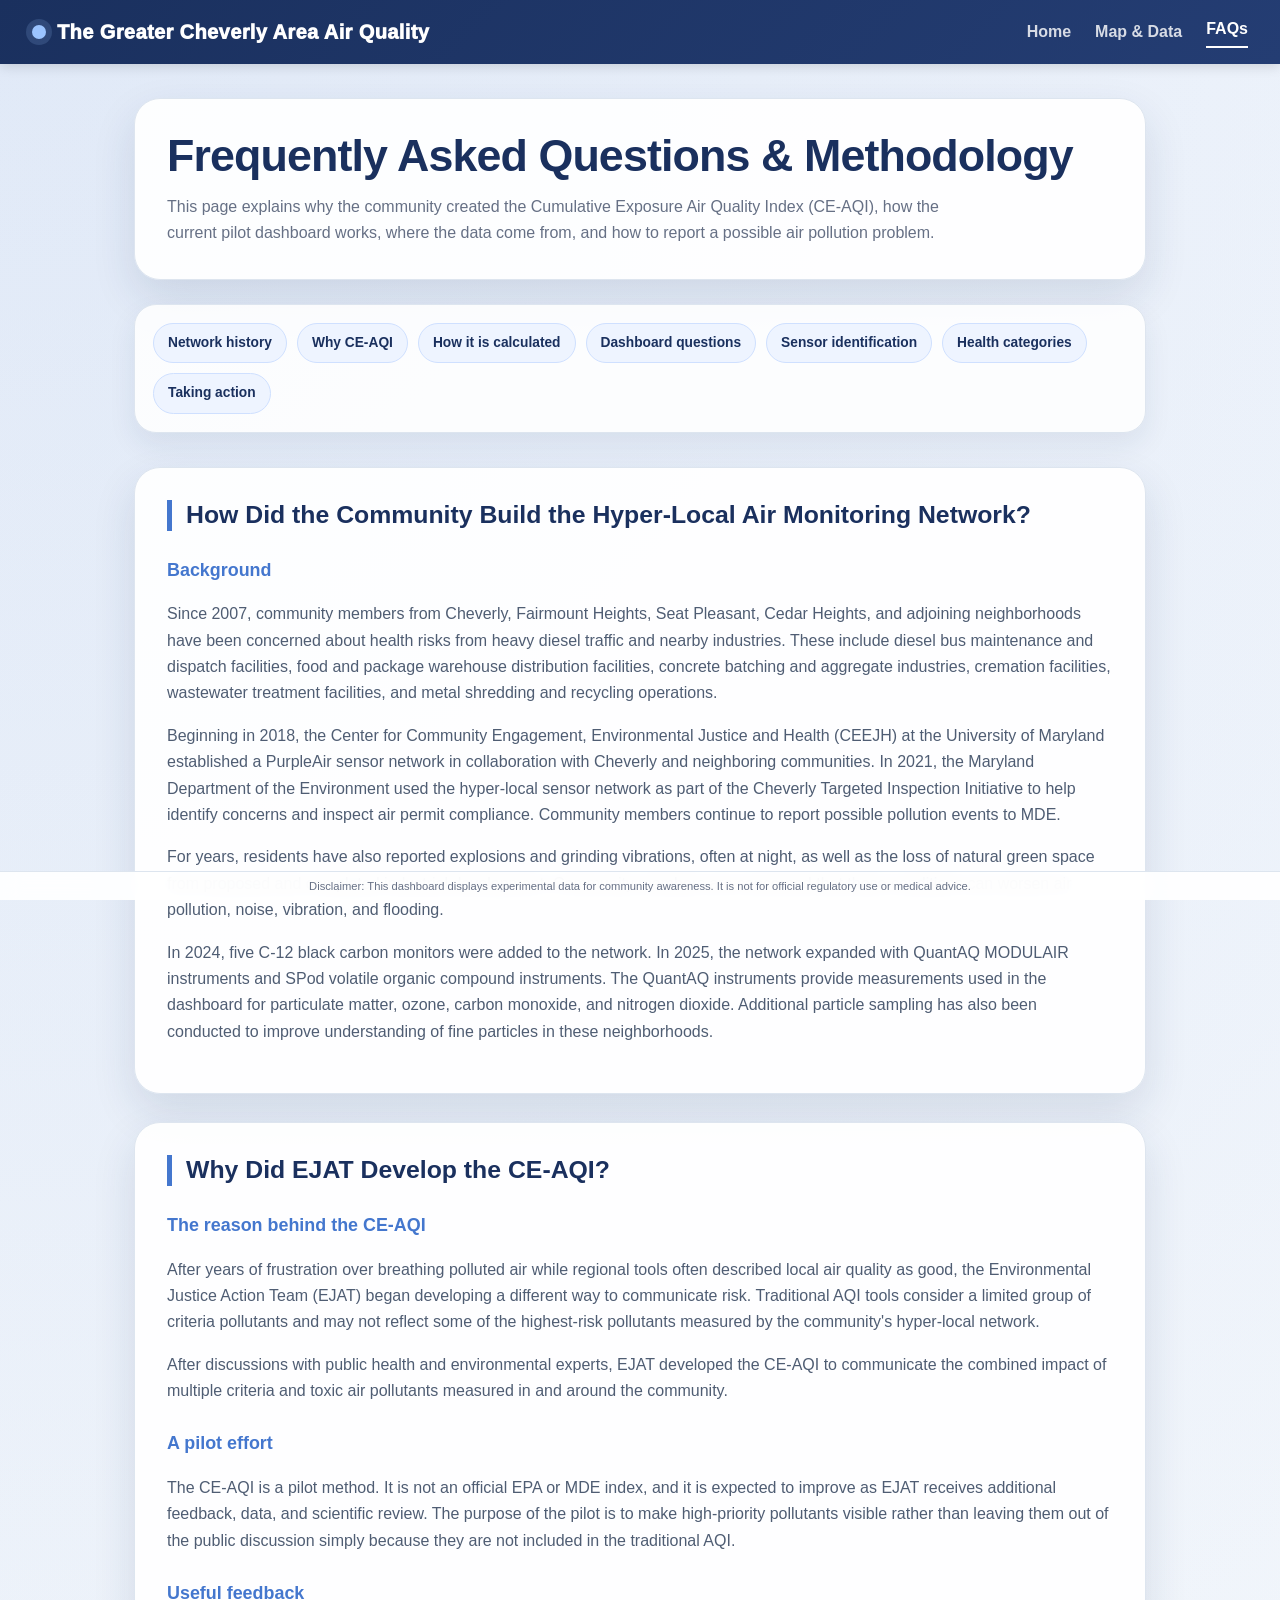
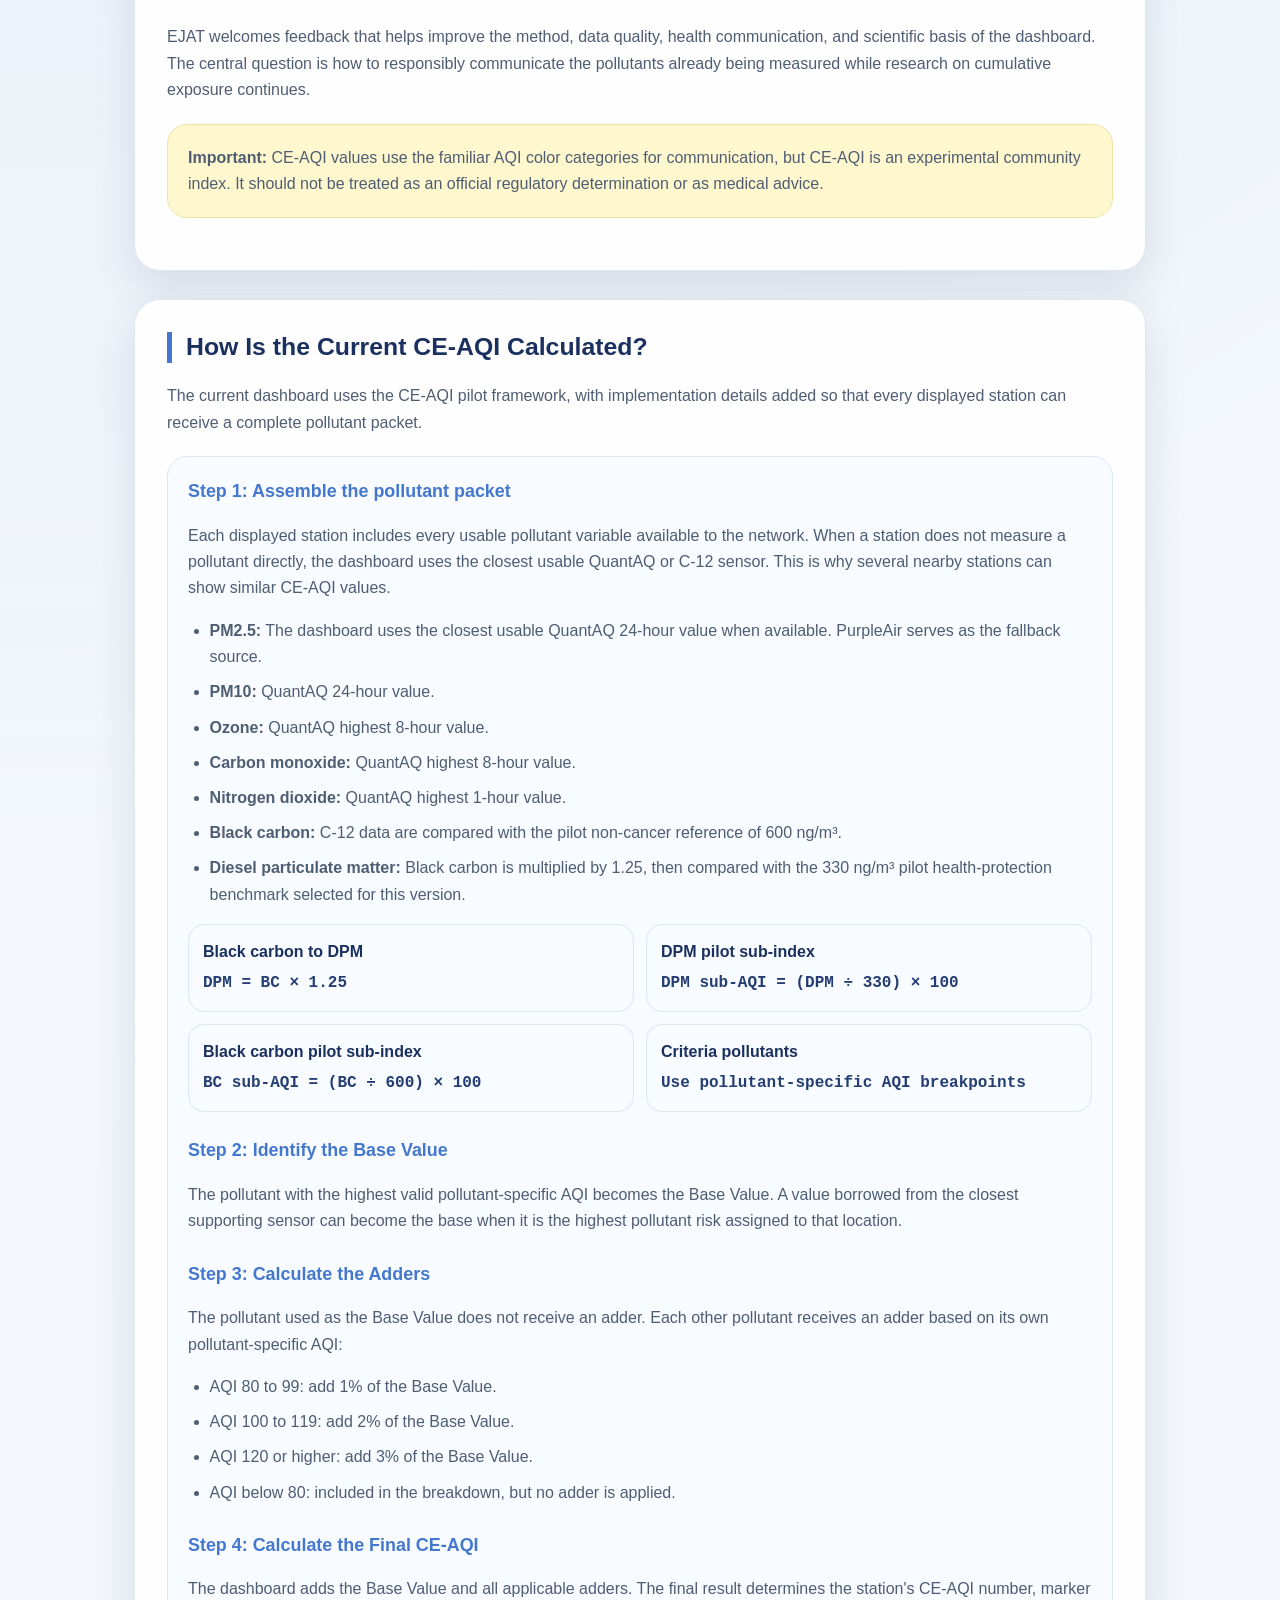
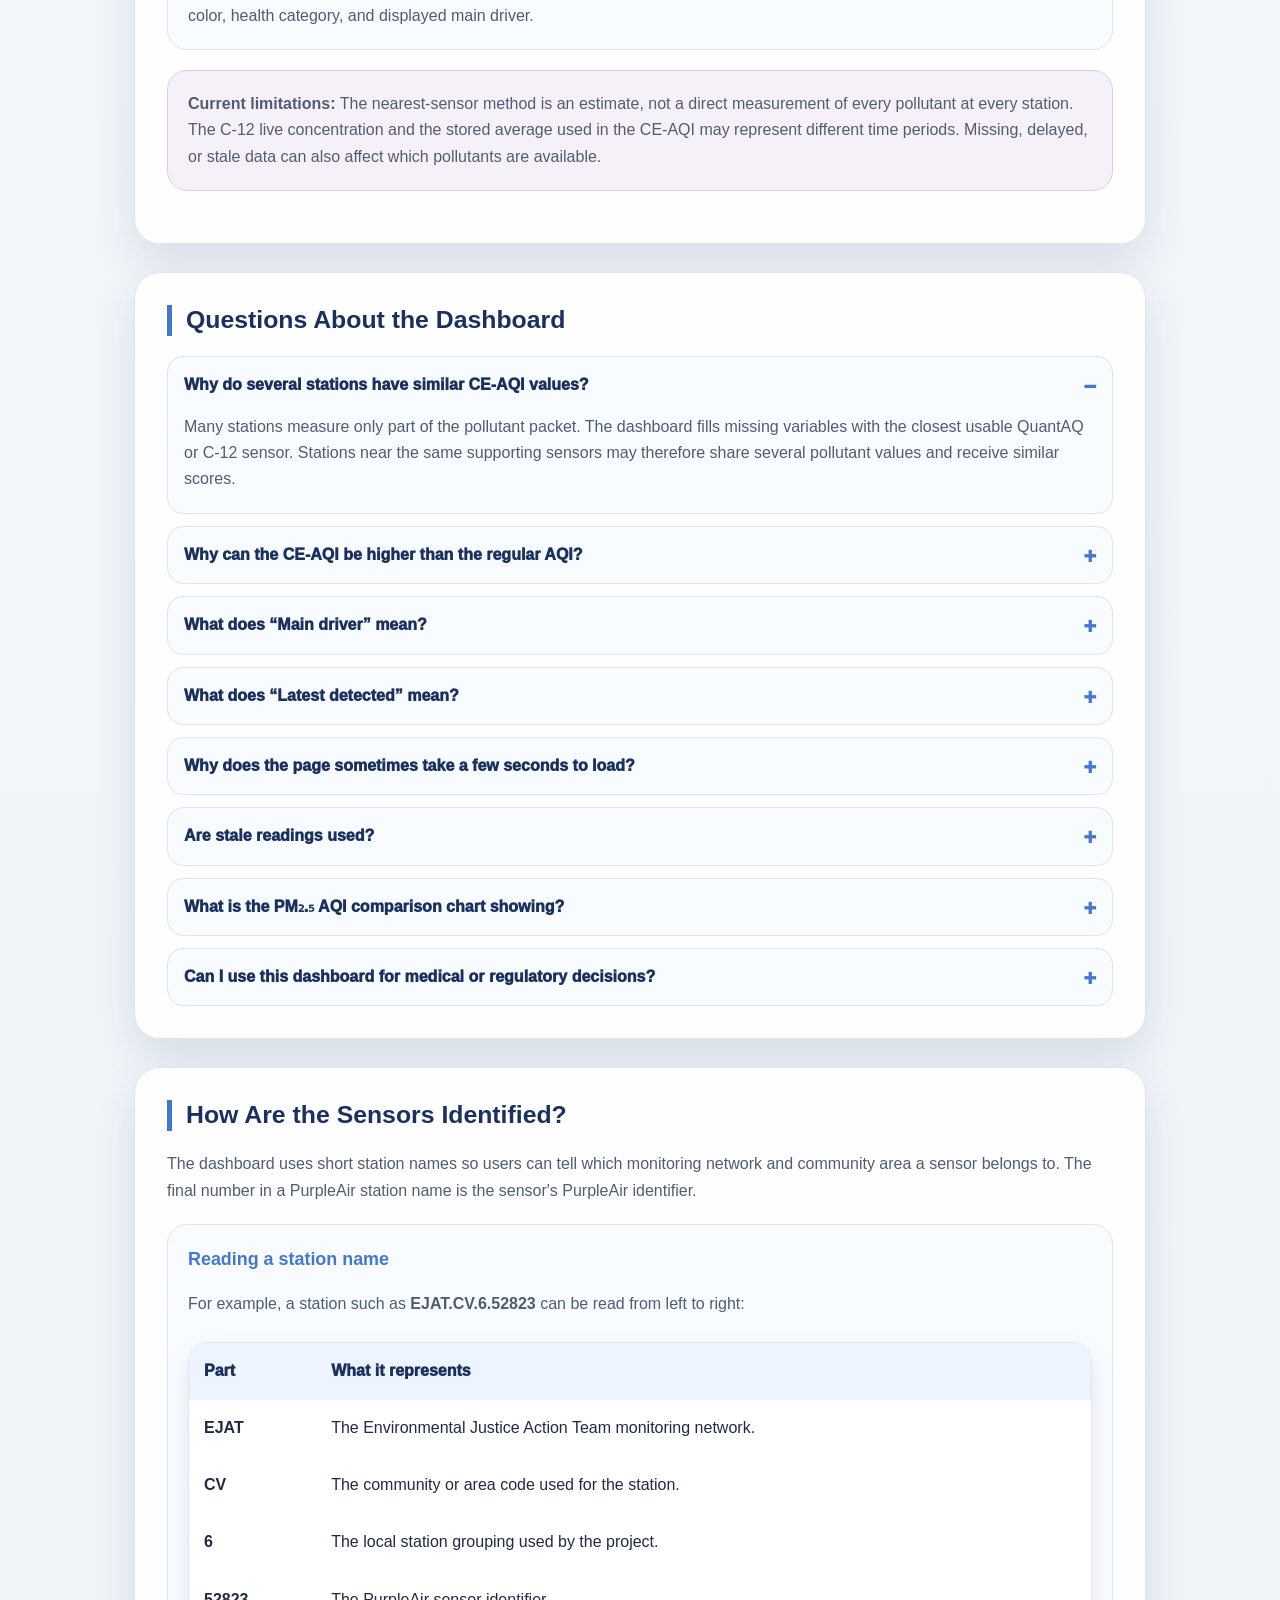
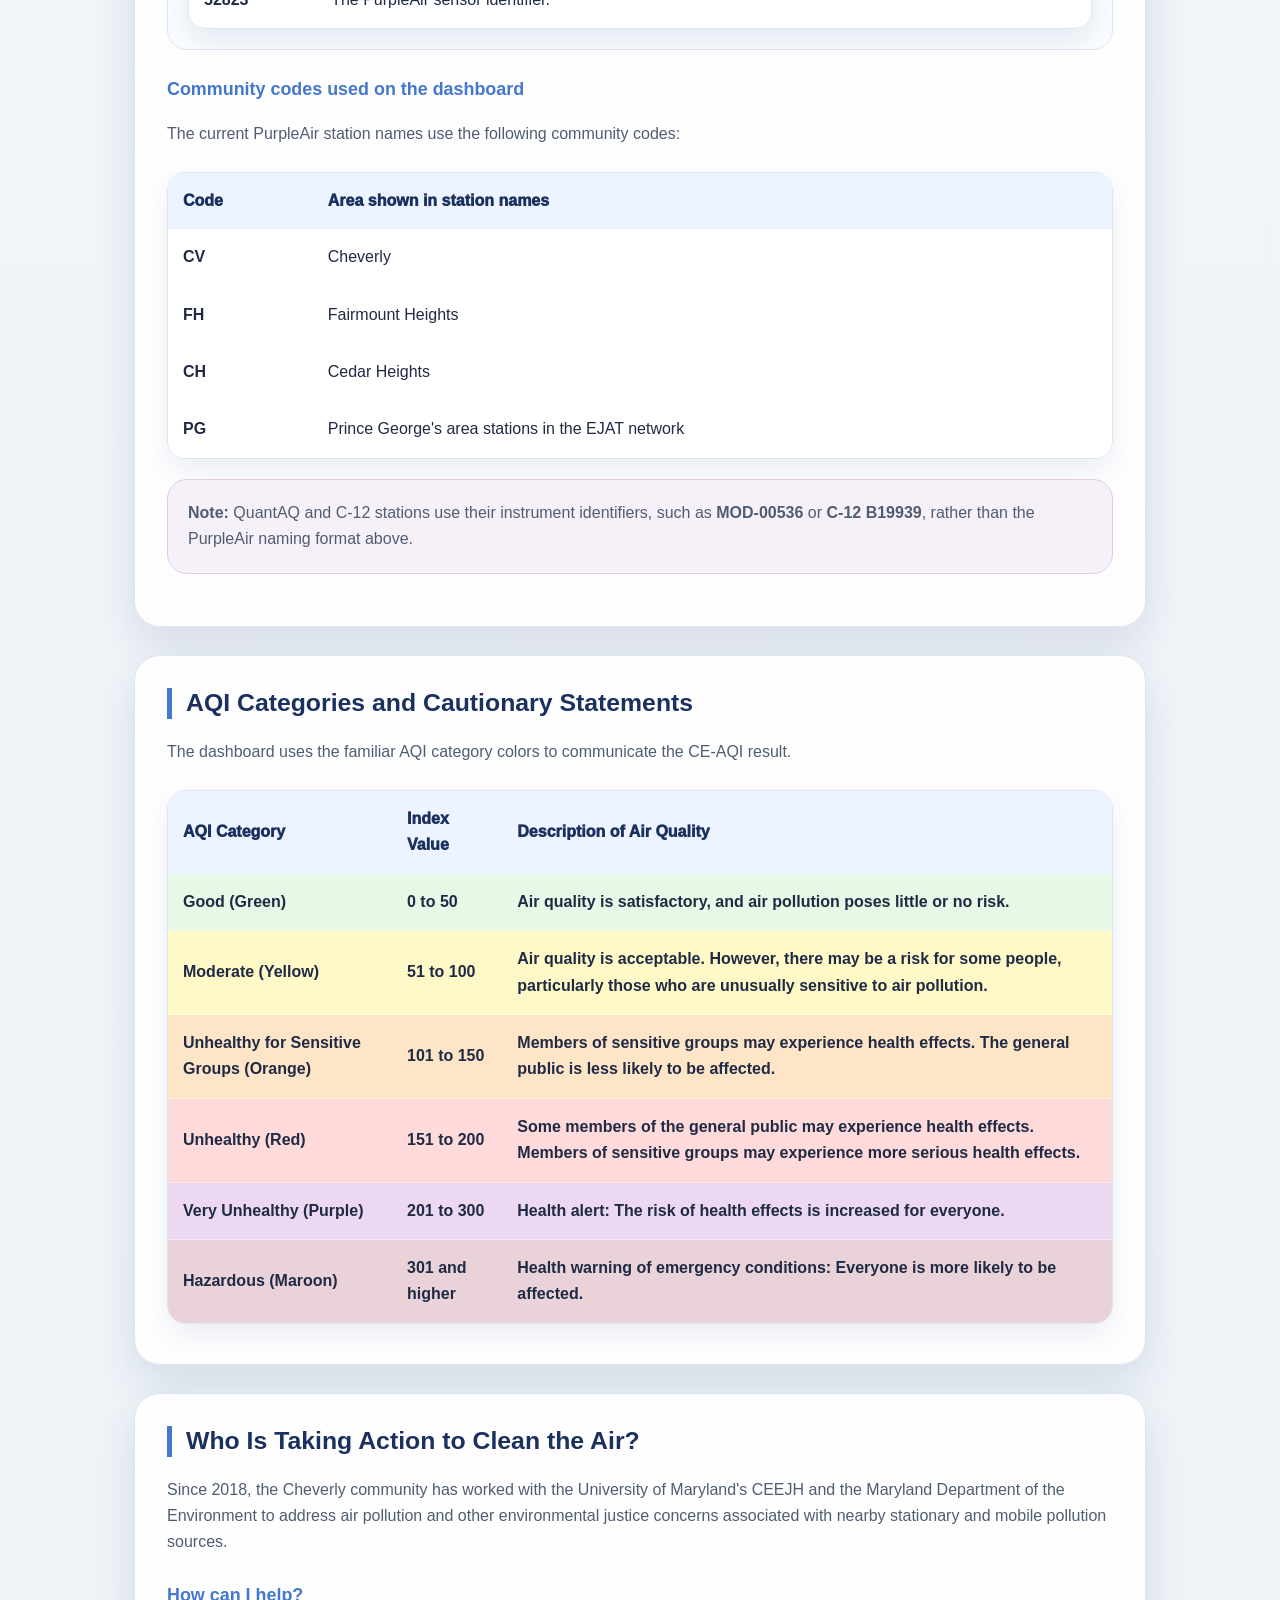
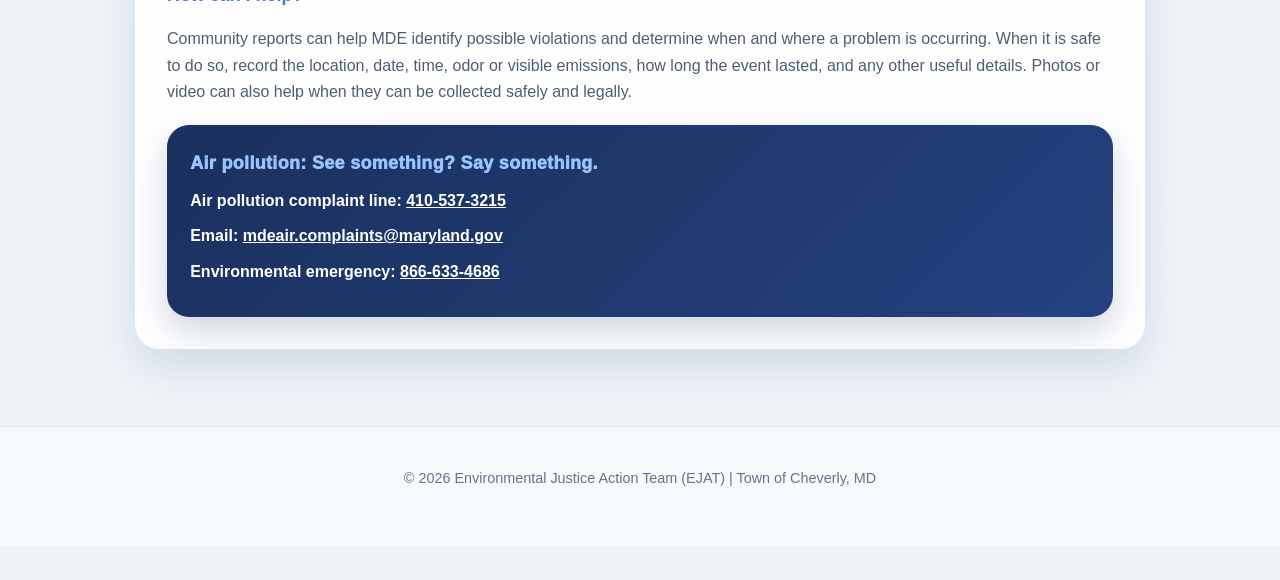
<file: writeup.html>
<!DOCTYPE html>
<html lang="en">
<head>
  <meta charset="UTF-8" />
  <meta name="viewport" content="width=device-width, initial-scale=1.0" />
  <title>Cheverly Air Quality | FAQs</title>

  <style>
    :root {
      --brand-navy: #1a305e;
      --brand-navy-2: #243d73;
      --search-blue: #4477ce;
      --pastel-green: #e8f8e6;
      --pastel-yellow: #fff8c7;
      --pastel-orange: #ffe5c8;
      --pastel-red: #ffdada;
      --pastel-purple: #ecd9f1;
      --pastel-maroon: #ead2d9;
      --text-main: #1f2a44;
      --text-muted: #667085;
      --line: #dde5ef;
      --page-bg: #eef3f8;
      --shadow: 0 18px 44px rgba(26, 48, 94, 0.12);
    }

    * {
      box-sizing: border-box;
    }

    html {
      scroll-behavior: smooth;
    }

    body {
      margin: 0;
      font-family: "Segoe UI", Roboto, sans-serif;
      line-height: 1.65;
      color: var(--text-main);
      background:
        radial-gradient(circle at top left, rgba(68, 119, 206, 0.12), transparent 35%),
        linear-gradient(180deg, #f6f9fd 0%, var(--page-bg) 100%);
      padding-bottom: 34px;
    }

    .topbar {
      background: linear-gradient(135deg, var(--brand-navy), var(--brand-navy-2));
      color: #fff;
      padding: 0 2rem;
      display: flex;
      justify-content: space-between;
      align-items: center;
      min-height: 64px;
      position: sticky;
      top: 0;
      z-index: 1000;
      box-shadow: 0 2px 12px rgba(0, 0, 0, 0.14);
    }

    .brand {
      display: flex;
      align-items: center;
      gap: 11px;
      font-size: 1.25rem;
      font-weight: 950;
      letter-spacing: 0.02em;
    }

    .brand::before {
      content: "";
      width: 14px;
      height: 14px;
      border-radius: 50%;
      background: #9bc4ff;
      box-shadow: 0 0 0 6px rgba(155, 196, 255, 0.16);
    }

    .nav {
      display: flex;
      align-items: center;
    }

    .nav a {
      color: #fff;
      text-decoration: none;
      margin-left: 1.5rem;
      font-weight: 800;
      opacity: 0.82;
      transition: opacity 0.2s;
    }

    .nav a:hover,
    .nav a.active {
      opacity: 1;
    }

    .nav a.active {
      border-bottom: 2px solid white;
      padding-bottom: 4px;
    }

    .container {
      max-width: 1060px;
      margin: 0 auto;
      padding: 34px 1.5rem 3rem;
    }

    .page-intro,
    section {
      background: rgba(255, 255, 255, 0.94);
      border: 1px solid var(--line);
      box-shadow: var(--shadow);
      border-radius: 26px;
    }

    .page-intro {
      padding: 2rem;
      margin-bottom: 1.5rem;
    }

    .page-intro h1 {
      color: var(--brand-navy);
      font-size: clamp(2rem, 4vw, 2.8rem);
      line-height: 1.08;
      margin: 0;
      letter-spacing: -0.02em;
    }

    .page-intro p {
      max-width: 800px;
      margin: 0.9rem 0 0;
      color: var(--text-muted);
      font-size: 1rem;
    }

    .updated-tag {
      display: inline-flex;
      align-items: center;
      width: fit-content;
      color: var(--brand-navy);
      background: #eef4ff;
      border: 1px solid #cfe0ff;
      font-weight: 950;
      text-transform: uppercase;
      font-size: 0.72rem;
      letter-spacing: 0.08em;
      padding: 6px 10px;
      border-radius: 999px;
      margin-bottom: 0.9rem;
    }

    .jump-menu {
      background: rgba(255, 255, 255, 0.88);
      border: 1px solid var(--line);
      border-radius: 22px;
      padding: 18px;
      margin-bottom: 34px;
      display: flex;
      flex-wrap: wrap;
      gap: 10px;
      box-shadow: 0 12px 28px rgba(26, 48, 94, 0.08);
    }

    .jump-menu a {
      color: var(--brand-navy);
      text-decoration: none;
      font-weight: 900;
      background: #eef4ff;
      padding: 8px 14px;
      border-radius: 999px;
      border: 1px solid #cfe0ff;
      font-size: 0.86rem;
    }

    section {
      scroll-margin-top: 86px;
      margin-bottom: 28px;
      padding: 2rem;
    }

    section p,
    section li {
      color: #4f5d73;
      font-size: 1rem;
    }

    h2 {
      color: var(--brand-navy);
      font-size: 1.55rem;
      line-height: 1.25;
      border-left: 5px solid var(--search-blue);
      padding-left: 14px;
      margin: 0 0 1.25rem;
    }

    h3 {
      color: var(--search-blue);
      font-size: 1.12rem;
      margin: 1.55rem 0 0.35rem;
    }

    ul,
    ol {
      color: #4f5d73;
      padding-left: 1.35rem;
    }

    li {
      margin-bottom: 0.55rem;
    }

    .info-box,
    .important-note,
    .limitation-box {
      padding: 1.25rem;
      border-radius: 20px;
      margin: 20px 0;
      border: 1px solid var(--line);
    }

    .info-box {
      background: #f8fbff;
    }

    .important-note {
      background: #fff8cf;
      border-color: #efe2a2;
    }

    .limitation-box {
      background: #f6f1f8;
      border-color: #dfcde5;
    }

    .info-box > :first-child,
    .important-note > :first-child,
    .limitation-box > :first-child {
      margin-top: 0;
    }

    .info-box > :last-child,
    .important-note > :last-child,
    .limitation-box > :last-child {
      margin-bottom: 0;
    }

    .formula-grid {
      display: grid;
      grid-template-columns: repeat(2, minmax(0, 1fr));
      gap: 12px;
      margin-top: 16px;
    }

    .formula-card {
      background: #f8fbff;
      border: 1px solid var(--line);
      border-radius: 16px;
      padding: 14px;
    }

    .formula-card strong {
      color: var(--brand-navy);
      display: block;
      margin-bottom: 5px;
    }

    .formula {
      font-family: Consolas, "Courier New", monospace;
      font-weight: 800;
      color: #243d73;
      overflow-wrap: anywhere;
    }

    .faq-list {
      display: grid;
      gap: 12px;
    }

    details {
      background: #f8fbff;
      border: 1px solid var(--line);
      border-radius: 16px;
      padding: 0 16px;
    }

    summary {
      cursor: pointer;
      list-style: none;
      color: var(--brand-navy);
      font-weight: 950;
      padding: 15px 30px 15px 0;
      position: relative;
    }

    summary::-webkit-details-marker {
      display: none;
    }

    summary::after {
      content: "+";
      position: absolute;
      right: 0;
      top: 12px;
      font-size: 1.35rem;
      color: var(--search-blue);
    }

    details[open] summary::after {
      content: "−";
    }

    details p {
      margin-top: 0;
      padding-bottom: 4px;
    }

    .table-wrap {
      overflow-x: auto;
      margin: 25px 0 8px;
      border-radius: 18px;
      box-shadow: 0 12px 28px rgba(26, 48, 94, 0.08);
    }

    table {
      width: 100%;
      min-width: 720px;
      border-collapse: separate;
      border-spacing: 0;
      border: 1px solid var(--line);
      border-radius: 18px;
      overflow: hidden;
      background: white;
    }

    th {
      background: #eef4ff;
      color: var(--brand-navy);
      padding: 15px;
      text-align: left;
      font-weight: 950;
    }

    td {
      padding: 15px;
      border-bottom: 1px solid rgba(255, 255, 255, 0.35);
    }

    tbody tr:last-child td {
      border-bottom: none;
    }

    .aqi-good { background: var(--pastel-green); font-weight: 750; }
    .aqi-moderate { background: var(--pastel-yellow); font-weight: 750; }
    .aqi-sensitive { background: var(--pastel-orange); font-weight: 750; }
    .aqi-unhealthy { background: var(--pastel-red); font-weight: 750; }
    .aqi-very-unhealthy { background: var(--pastel-purple); font-weight: 750; }
    .aqi-hazardous { background: var(--pastel-maroon); font-weight: 750; }

    .contact-card {
      background: linear-gradient(135deg, var(--brand-navy), #24427f);
      color: white;
      padding: 1.45rem;
      border-radius: 22px;
      margin-top: 20px;
      box-shadow: 0 14px 34px rgba(26, 48, 94, 0.2);
    }

    .contact-card h3 {
      margin: 0 0 10px;
      color: #9bc4ff;
      font-weight: 950;
      letter-spacing: 0.02em;
    }

    .contact-card p {
      color: white;
      margin: 0.55rem 0;
    }

    .contact-card a {
      color: white;
      font-weight: 900;
    }

    .site-footer {
      text-align: center;
      padding: 40px 20px 55px;
      color: #64748b;
      font-size: 0.9rem;
      border-top: 1px solid var(--line);
      background: rgba(255, 255, 255, 0.58);
    }

    .site-footer p {
      margin: 0;
    }

    .dashboard-disclaimer {
      position: fixed;
      bottom: 0;
      left: 0;
      right: 0;
      background: rgba(255, 255, 255, 0.92);
      color: #667085;
      font-size: 0.7rem;
      padding: 5px 20px;
      text-align: center;
      border-top: 1px solid #dde5ef;
      z-index: 3000;
      pointer-events: none;
      backdrop-filter: blur(10px);
    }

    @media (max-width: 760px) {
      .topbar {
        padding: 10px 12px;
        gap: 10px;
        flex-wrap: wrap;
      }

      .brand {
        font-size: 0.9rem;
        line-height: 1.15;
      }

      .nav {
        width: 100%;
        justify-content: space-between;
        gap: 5px;
      }

      .nav a {
        flex: 1;
        margin: 0;
        padding: 9px 5px;
        text-align: center;
        border-radius: 10px;
        font-size: 0.78rem;
      }

      .nav a.active {
        border-bottom: 0;
        background: rgba(255, 255, 255, 0.15);
        padding-bottom: 9px;
      }

      .container {
        padding: 22px 1rem 2.5rem;
      }

      .page-intro,
      section {
        border-radius: 20px;
        padding: 1.35rem;
      }

      .jump-menu {
        border-radius: 18px;
      }

      .formula-grid {
        grid-template-columns: 1fr;
      }

      .dashboard-disclaimer {
        position: static;
        padding: 8px 12px;
        pointer-events: auto;
      }

      .site-footer {
        padding-bottom: 30px;
      }
    }
  </style>
</head>

<body>
  <header class="topbar">
    <div class="brand">The Greater Cheverly Area Air Quality</div>
    <nav class="nav" aria-label="Primary navigation">
      <a href="index.html">Home</a>
      <a href="dashboard.html">Map &amp; Data</a>
      <a href="writeup.html" class="active" aria-current="page">FAQs</a>
    </nav>
  </header>

  <main class="container">
    <div class="page-intro">
      <h1>Frequently Asked Questions &amp; Methodology</h1>
      <p>This page explains why the community created the Cumulative Exposure Air Quality Index (CE-AQI), how the current pilot dashboard works, where the data come from, and how to report a possible air pollution problem.</p>
    </div>

    <nav class="jump-menu" aria-label="Page sections">
      <a href="#network">Network history</a>
      <a href="#why-ceaqi">Why CE-AQI</a>
      <a href="#methodology">How it is calculated</a>
      <a href="#dashboard-faq">Dashboard questions</a>
      <a href="#sensor-identification">Sensor identification</a>
      <a href="#health">Health categories</a>
      <a href="#action">Taking action</a>
    </nav>

    <section id="network">
      <h2>How Did the Community Build the Hyper-Local Air Monitoring Network?</h2>

      <h3>Background</h3>
      <p>Since 2007, community members from Cheverly, Fairmount Heights, Seat Pleasant, Cedar Heights, and adjoining neighborhoods have been concerned about health risks from heavy diesel traffic and nearby industries. These include diesel bus maintenance and dispatch facilities, food and package warehouse distribution facilities, concrete batching and aggregate industries, cremation facilities, wastewater treatment facilities, and metal shredding and recycling operations.</p>

      <p>Beginning in 2018, the Center for Community Engagement, Environmental Justice and Health (CEEJH) at the University of Maryland established a PurpleAir sensor network in collaboration with Cheverly and neighboring communities. In 2021, the Maryland Department of the Environment used the hyper-local sensor network as part of the Cheverly Targeted Inspection Initiative to help identify concerns and inspect air permit compliance. Community members continue to report possible pollution events to MDE.</p>

      <p>For years, residents have also reported explosions and grinding vibrations, often at night, as well as the loss of natural green space from proposed and completed industrial development. Community members are concerned that these conditions can worsen air pollution, noise, vibration, and flooding.</p>

      <p>In 2024, five C-12 black carbon monitors were added to the network. In 2025, the network expanded with QuantAQ MODULAIR instruments and SPod volatile organic compound instruments. The QuantAQ instruments provide measurements used in the dashboard for particulate matter, ozone, carbon monoxide, and nitrogen dioxide. Additional particle sampling has also been conducted to improve understanding of fine particles in these neighborhoods.</p>
    </section>

    <section id="why-ceaqi">
      <h2>Why Did EJAT Develop the CE-AQI?</h2>

      <h3>The reason behind the CE-AQI</h3>
      <p>After years of frustration over breathing polluted air while regional tools often described local air quality as good, the Environmental Justice Action Team (EJAT) began developing a different way to communicate risk. Traditional AQI tools consider a limited group of criteria pollutants and may not reflect some of the highest-risk pollutants measured by the community's hyper-local network.</p>

      <p>After discussions with public health and environmental experts, EJAT developed the CE-AQI to communicate the combined impact of multiple criteria and toxic air pollutants measured in and around the community.</p>

      <h3>A pilot effort</h3>
      <p>The CE-AQI is a pilot method. It is not an official EPA or MDE index, and it is expected to improve as EJAT receives additional feedback, data, and scientific review. The purpose of the pilot is to make high-priority pollutants visible rather than leaving them out of the public discussion simply because they are not included in the traditional AQI.</p>

      <h3>Useful feedback</h3>
      <p>EJAT welcomes feedback that helps improve the method, data quality, health communication, and scientific basis of the dashboard. The central question is how to responsibly communicate the pollutants already being measured while research on cumulative exposure continues.</p>

      <div class="important-note">
        <p><strong>Important:</strong> CE-AQI values use the familiar AQI color categories for communication, but CE-AQI is an experimental community index. It should not be treated as an official regulatory determination or as medical advice.</p>
      </div>
    </section>

    <section id="methodology">
      <h2>How Is the Current CE-AQI Calculated?</h2>

      <p>The current dashboard uses the CE-AQI pilot framework, with implementation details added so that every displayed station can receive a complete pollutant packet.</p>

      <div class="info-box">
        <h3>Step 1: Assemble the pollutant packet</h3>
        <p>Each displayed station includes every usable pollutant variable available to the network. When a station does not measure a pollutant directly, the dashboard uses the closest usable QuantAQ or C-12 sensor. This is why several nearby stations can show similar CE-AQI values.</p>

        <ul>
          <li><strong>PM2.5:</strong> The dashboard uses the closest usable QuantAQ 24-hour value when available. PurpleAir serves as the fallback source.</li>
          <li><strong>PM10:</strong> QuantAQ 24-hour value.</li>
          <li><strong>Ozone:</strong> QuantAQ highest 8-hour value.</li>
          <li><strong>Carbon monoxide:</strong> QuantAQ highest 8-hour value.</li>
          <li><strong>Nitrogen dioxide:</strong> QuantAQ highest 1-hour value.</li>
          <li><strong>Black carbon:</strong> C-12 data are compared with the pilot non-cancer reference of 600 ng/m³.</li>
          <li><strong>Diesel particulate matter:</strong> Black carbon is multiplied by 1.25, then compared with the 330 ng/m³ pilot health-protection benchmark selected for this version.</li>
        </ul>

        <div class="formula-grid">
          <div class="formula-card">
            <strong>Black carbon to DPM</strong>
            <div class="formula">DPM = BC × 1.25</div>
          </div>
          <div class="formula-card">
            <strong>DPM pilot sub-index</strong>
            <div class="formula">DPM sub-AQI = (DPM ÷ 330) × 100</div>
          </div>
          <div class="formula-card">
            <strong>Black carbon pilot sub-index</strong>
            <div class="formula">BC sub-AQI = (BC ÷ 600) × 100</div>
          </div>
          <div class="formula-card">
            <strong>Criteria pollutants</strong>
            <div class="formula">Use pollutant-specific AQI breakpoints</div>
          </div>
        </div>

        <h3>Step 2: Identify the Base Value</h3>
        <p>The pollutant with the highest valid pollutant-specific AQI becomes the Base Value. A value borrowed from the closest supporting sensor can become the base when it is the highest pollutant risk assigned to that location.</p>

        <h3>Step 3: Calculate the Adders</h3>
        <p>The pollutant used as the Base Value does not receive an adder. Each other pollutant receives an adder based on its own pollutant-specific AQI:</p>
        <ul>
          <li>AQI 80 to 99: add 1% of the Base Value.</li>
          <li>AQI 100 to 119: add 2% of the Base Value.</li>
          <li>AQI 120 or higher: add 3% of the Base Value.</li>
          <li>AQI below 80: included in the breakdown, but no adder is applied.</li>
        </ul>

        <h3>Step 4: Calculate the Final CE-AQI</h3>
        <p>The dashboard adds the Base Value and all applicable adders. The final result determines the station's CE-AQI number, marker color, health category, and displayed main driver.</p>
      </div>

      <div class="limitation-box">
        <p><strong>Current limitations:</strong> The nearest-sensor method is an estimate, not a direct measurement of every pollutant at every station. The C-12 live concentration and the stored average used in the CE-AQI may represent different time periods. Missing, delayed, or stale data can also affect which pollutants are available.</p>
      </div>
    </section>

    <section id="dashboard-faq">
      <h2>Questions About the Dashboard</h2>

      <div class="faq-list">
        <details open>
          <summary>Why do several stations have similar CE-AQI values?</summary>
          <p>Many stations measure only part of the pollutant packet. The dashboard fills missing variables with the closest usable QuantAQ or C-12 sensor. Stations near the same supporting sensors may therefore share several pollutant values and receive similar scores.</p>
        </details>

        <details>
          <summary>Why can the CE-AQI be higher than the regular AQI?</summary>
          <p>The regular AQI reports the highest value among a limited group of criteria pollutants. The CE-AQI also includes black carbon and diesel particulate matter, then adds small cumulative-exposure adders for other elevated pollutants. The two indexes are related communication tools, but they are not the same calculation.</p>
        </details>

        <details>
          <summary>What does “Main driver” mean?</summary>
          <p>The main driver is the pollutant with the highest pollutant-specific AQI in that station's packet. It becomes the Base Value used in the CE-AQI calculation.</p>
        </details>

        <details>
          <summary>What does “Latest detected” mean?</summary>
          <p>It is the timestamp associated with the latest displayed station reading. Some CE-AQI components use rolling or stored averages, so the latest detected time does not mean every pollutant in the packet was measured at that exact minute.</p>
        </details>

        <details>
          <summary>Why does the page sometimes take a few seconds to load?</summary>
          <p>The dashboard combines PurpleAir, QuantAQ, C-12, database averages, map markers, and comparison data. The main map now uses a cached network snapshot so the station markers can load more quickly, while detailed station information and time-series data are loaded when needed.</p>
        </details>

        <details>
          <summary>Are stale readings used?</summary>
          <p>The dashboard skips a C-12 live reading when it is more than three hours old. A stored C-12 average may still be used in the CE-AQI calculation when historical data are available. The station panel shows the latest detected time so users can judge how current the displayed concentration is.</p>
        </details>


        <details>
          <summary>What is the PM₂.₅ AQI comparison chart showing?</summary>
          <p>The comparison chart converts PM₂.₅ concentrations from the selected PurpleAir or QuantAQ station and nearby AirNow regulatory monitors to PM₂.₅ AQI so the lines can be viewed on the same scale. The selected station and Howard University Beltsville are shown by default, while River Terrace and DC Near Road can be turned on or off. The chart compares PM₂.₅ AQI only and does not compare the full CE-AQI with the regulatory AQI.</p>
        </details>

        <details>
          <summary>Can I use this dashboard for medical or regulatory decisions?</summary>
          <p>No. This is an experimental community-awareness tool. For official air-quality information, regulatory decisions, or personal medical guidance, use the appropriate government agency or health professional.</p>
        </details>
      </div>
    </section>


    <section id="sensor-identification">
      <h2>How Are the Sensors Identified?</h2>

      <p>The dashboard uses short station names so users can tell which monitoring network and community area a sensor belongs to. The final number in a PurpleAir station name is the sensor's PurpleAir identifier.</p>

      <div class="info-box">
        <h3>Reading a station name</h3>
        <p>For example, a station such as <strong>EJAT.CV.6.52823</strong> can be read from left to right:</p>

        <div class="table-wrap">
          <table>
            <thead>
              <tr>
                <th>Part</th>
                <th>What it represents</th>
              </tr>
            </thead>
            <tbody>
              <tr>
                <td><strong>EJAT</strong></td>
                <td>The Environmental Justice Action Team monitoring network.</td>
              </tr>
              <tr>
                <td><strong>CV</strong></td>
                <td>The community or area code used for the station.</td>
              </tr>
              <tr>
                <td><strong>6</strong></td>
                <td>The local station grouping used by the project.</td>
              </tr>
              <tr>
                <td><strong>52823</strong></td>
                <td>The PurpleAir sensor identifier.</td>
              </tr>
            </tbody>
          </table>
        </div>
      </div>

      <h3>Community codes used on the dashboard</h3>
      <p>The current PurpleAir station names use the following community codes:</p>

      <div class="table-wrap">
        <table>
          <thead>
            <tr>
              <th>Code</th>
              <th>Area shown in station names</th>
            </tr>
          </thead>
          <tbody>
            <tr>
              <td><strong>CV</strong></td>
              <td>Cheverly</td>
            </tr>
            <tr>
              <td><strong>FH</strong></td>
              <td>Fairmount Heights</td>
            </tr>
            <tr>
              <td><strong>CH</strong></td>
              <td>Cedar Heights</td>
            </tr>
            <tr>
              <td><strong>PG</strong></td>
              <td>Prince George's area stations in the EJAT network</td>
            </tr>
          </tbody>
        </table>
      </div>

      <div class="limitation-box">
        <p><strong>Note:</strong> QuantAQ and C-12 stations use their instrument identifiers, such as <strong>MOD-00536</strong> or <strong>C-12 B19939</strong>, rather than the PurpleAir naming format above.</p>
      </div>
    </section>

    <section id="health">
      <h2>AQI Categories and Cautionary Statements</h2>
      <p>The dashboard uses the familiar AQI category colors to communicate the CE-AQI result.</p>

      <div class="table-wrap">
        <table>
          <thead>
            <tr>
              <th>AQI Category</th>
              <th>Index Value</th>
              <th>Description of Air Quality</th>
            </tr>
          </thead>
          <tbody>
            <tr class="aqi-good">
              <td>Good (Green)</td>
              <td>0 to 50</td>
              <td>Air quality is satisfactory, and air pollution poses little or no risk.</td>
            </tr>
            <tr class="aqi-moderate">
              <td>Moderate (Yellow)</td>
              <td>51 to 100</td>
              <td>Air quality is acceptable. However, there may be a risk for some people, particularly those who are unusually sensitive to air pollution.</td>
            </tr>
            <tr class="aqi-sensitive">
              <td>Unhealthy for Sensitive Groups (Orange)</td>
              <td>101 to 150</td>
              <td>Members of sensitive groups may experience health effects. The general public is less likely to be affected.</td>
            </tr>
            <tr class="aqi-unhealthy">
              <td>Unhealthy (Red)</td>
              <td>151 to 200</td>
              <td>Some members of the general public may experience health effects. Members of sensitive groups may experience more serious health effects.</td>
            </tr>
            <tr class="aqi-very-unhealthy">
              <td>Very Unhealthy (Purple)</td>
              <td>201 to 300</td>
              <td>Health alert: The risk of health effects is increased for everyone.</td>
            </tr>
            <tr class="aqi-hazardous">
              <td>Hazardous (Maroon)</td>
              <td>301 and higher</td>
              <td>Health warning of emergency conditions: Everyone is more likely to be affected.</td>
            </tr>
          </tbody>
        </table>
      </div>
    </section>

    <section id="action">
      <h2>Who Is Taking Action to Clean the Air?</h2>
      <p>Since 2018, the Cheverly community has worked with the University of Maryland's CEEJH and the Maryland Department of the Environment to address air pollution and other environmental justice concerns associated with nearby stationary and mobile pollution sources.</p>

      <h3>How can I help?</h3>
      <p>Community reports can help MDE identify possible violations and determine when and where a problem is occurring. When it is safe to do so, record the location, date, time, odor or visible emissions, how long the event lasted, and any other useful details. Photos or video can also help when they can be collected safely and legally.</p>

      <div class="contact-card">
        <h3>Air pollution: See something? Say something.</h3>
        <p><strong>Air pollution complaint line:</strong> <a href="tel:+14105373215">410-537-3215</a></p>
        <p><strong>Email:</strong> <a href="mailto:mdeair.complaints@maryland.gov">mdeair.complaints@maryland.gov</a></p>
        <p><strong>Environmental emergency:</strong> <a href="tel:+18666334686">866-633-4686</a></p>
      </div>
    </section>
  </main>

  <footer class="site-footer">
    <p>© 2026 Environmental Justice Action Team (EJAT) | Town of Cheverly, MD</p>
  </footer>

  <div class="dashboard-disclaimer">
    Disclaimer: This dashboard displays experimental data for community awareness. It is not for official regulatory use or medical advice.
  </div>
</body>
</html>
</file>
